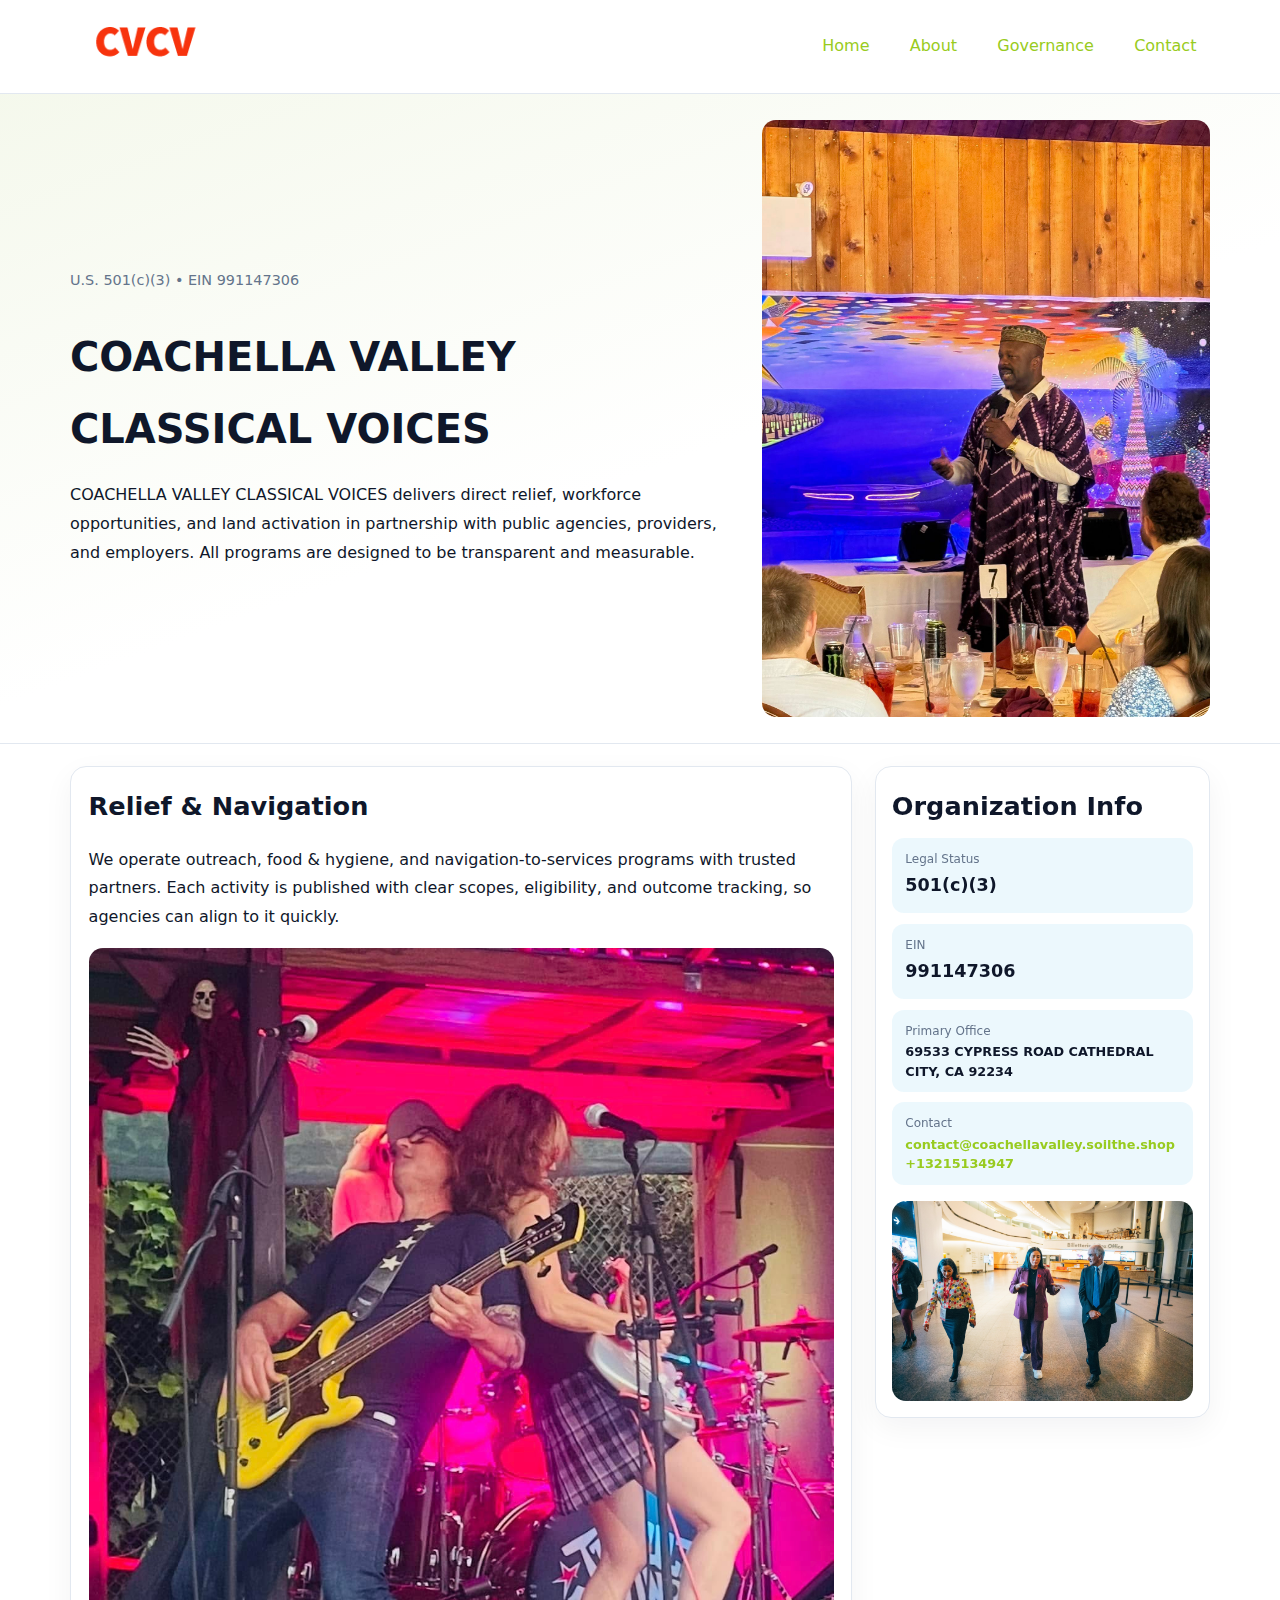
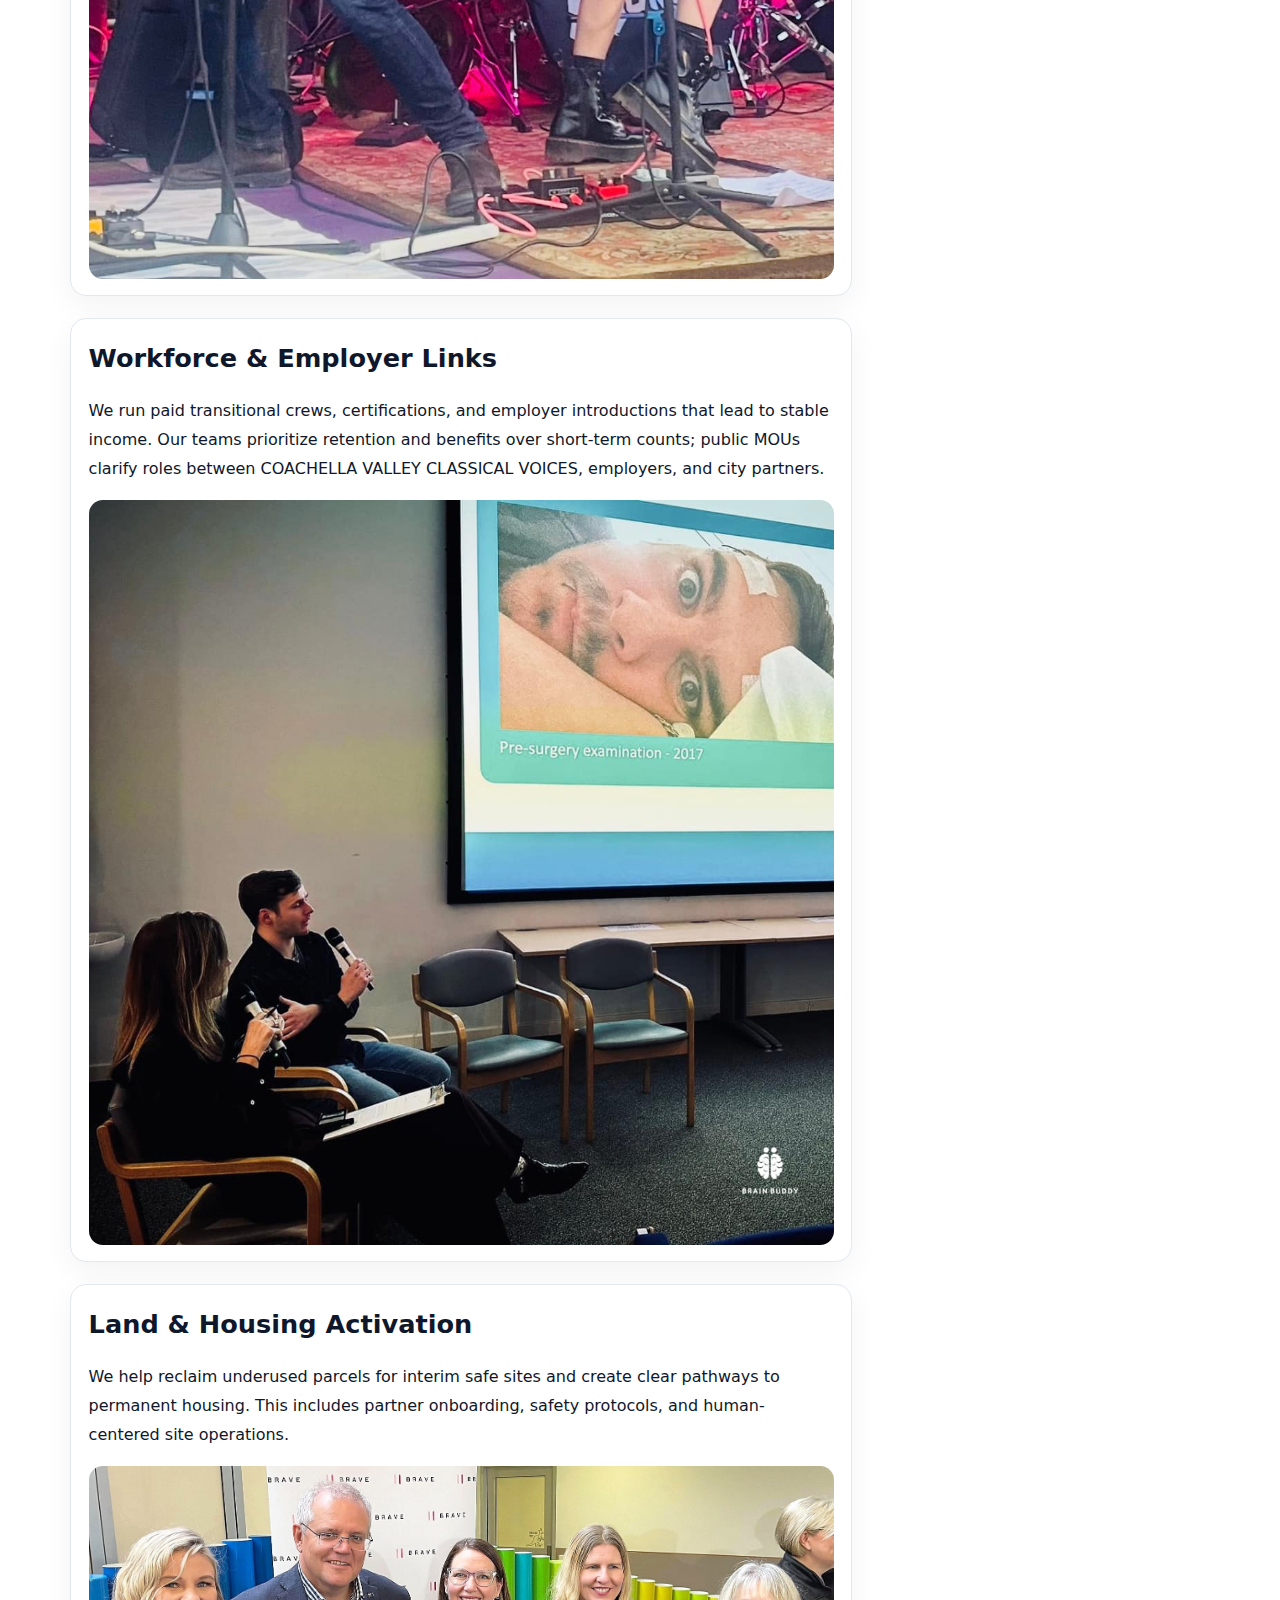
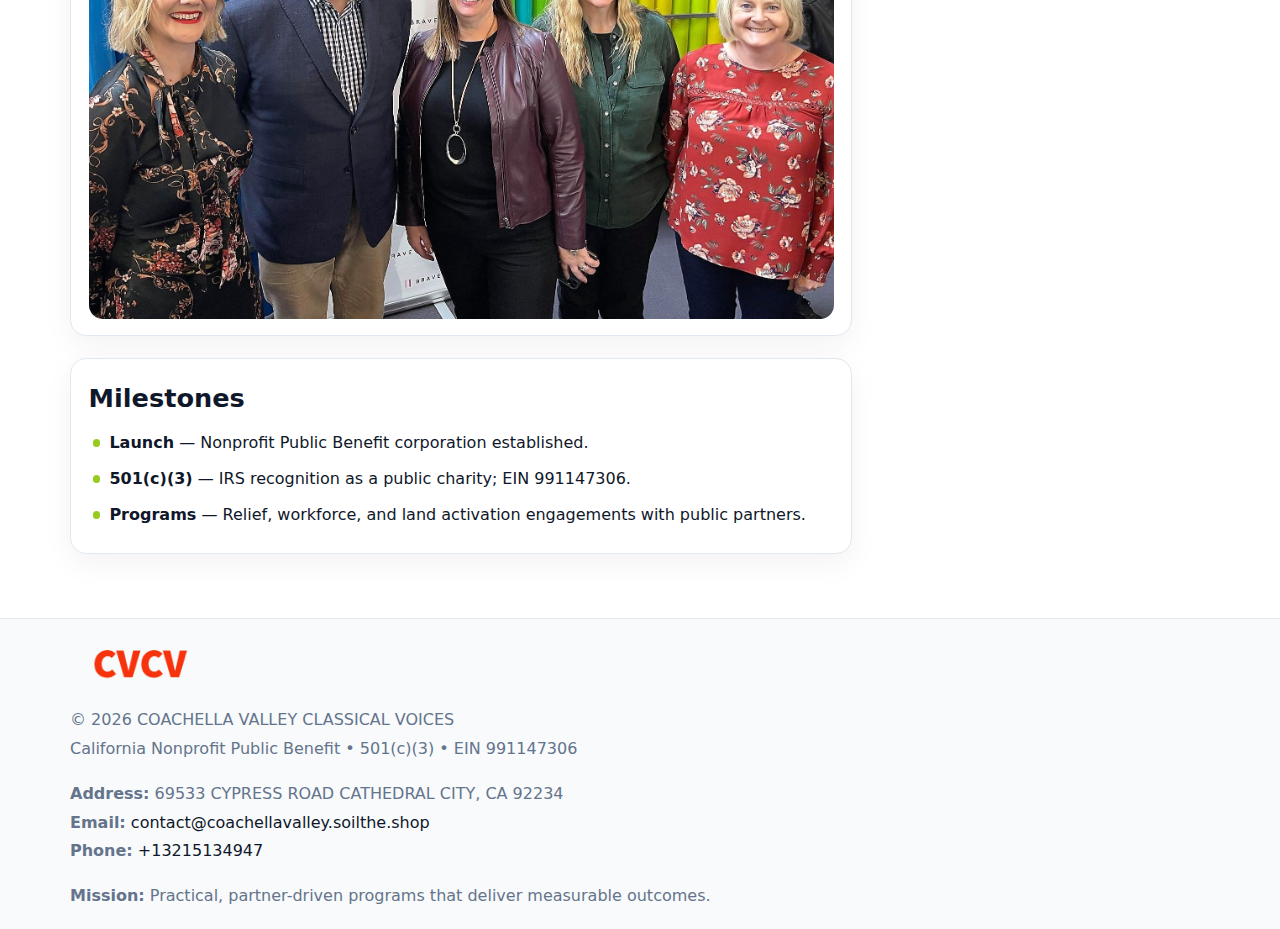
<file: index.html>
<!doctype html><html lang="en"><head>
<meta charset="utf-8">
<meta name="viewport" content="width=device-width,initial-scale=1">
<title>COACHELLA VALLEY CLASSICAL VOICES – Nonprofit • 2025</title>
<link rel="stylesheet" href="assets/styles.css">
<link rel="icon" href="images/logo.png">
<meta name="data-ein" content="991147306">
<meta name="data-name" content="COACHELLA VALLEY CLASSICAL VOICES">
<meta name="data-email" content="contact@coachellavalley.soilthe.shop">
<meta name="data-phone" content="+13215134947">
<meta name="data-address" content="69533 CYPRESS ROAD
CATHEDRAL CITY, CA 92234">
<meta name="data-map" content="69533+CYPRESS+ROAD+CATHEDRAL+CITY,+CA+92234">
  <meta name="description" content="We are a 501(c)(3) organization advancing community services, education, and direct relief through transparent programs, local partnerships, and measurable outcomes.">
<meta name="facebook-domain-verification" content="rvtg7f3ygepcfxk6fesl3i818hbcem" />
</head><body>
<div style="position:absolute;left:-9999px;top:-9999px;opacity:0" data-uniq="{{UNIQUE_BLOB}}">
  <span>We are a 501(c)(3) organization advancing community services, education, and direct relief through transparent programs, local partnerships, and measurable outcomes.</span><svg width="12" height="12" viewBox="0 0 12 12" xmlns="http://www.w3.org/2000/svg"><circle cx="6" cy="6" r="5" fill="#7c3aed"/></svg><img src="images/programs.jpg" width="1" height="1" alt="" loading="lazy"/>
</div>

<header>
  <div class="topnav">
    <a href="index.html"><img src="images/logo.png" alt="COACHELLA VALLEY CLASSICAL VOICES" style="width:150px"></a>
    <nav>
      <a class="active" href="index.html">Home</a>
      <a href="about.html">About</a>
      <a href="governance.html">Governance</a>
      <a href="contact.html">Contact</a>
    </nav>
  </div>
</header>

<section class="c9420896841">
  <div class="hero-wrap">
    <div>
      <p class="subtle">U.S. 501(c)(3) • EIN 991147306</p>
      <h1>COACHELLA VALLEY CLASSICAL VOICES</h1>
      <p class="c743260a5f1">COACHELLA VALLEY CLASSICAL VOICES delivers direct relief, workforce opportunities, and land activation in partnership with public agencies, providers, and employers. All programs are designed to be transparent and measurable.</p>
    </div>
    <img src="images/hero.jpg" alt="Program photo">
  </div>
</section>

<div class="page">
  <main>
    <section class="section panel">
      <h2>Relief & Navigation</h2>
      <p>We operate outreach, food & hygiene, and navigation-to-services programs with trusted partners. Each activity is published with clear scopes, eligibility, and outcome tracking, so agencies can align to it quickly.</p>
      <img src="images/relief.jpg" alt="" style="margin-top:1rem">
    </section>

    <section class="section panel">
      <h2>Workforce & Employer Links</h2>
      <p>We run paid transitional crews, certifications, and employer introductions that lead to stable income. Our teams prioritize retention and benefits over short-term counts; public MOUs clarify roles between COACHELLA VALLEY CLASSICAL VOICES, employers, and city partners.</p>
      <img src="images/jobs.jpg" alt="" style="margin-top:1rem">
    </section>

    <section class="section panel">
      <h2>Land & Housing Activation</h2>
      <p>We help reclaim underused parcels for interim safe sites and create clear pathways to permanent housing. This includes partner onboarding, safety protocols, and human-centered site operations.</p>
      <img src="images/land.jpg" alt="" style="margin-top:1rem">
    </section>

    <section class="section panel">
      <h2>Milestones</h2>
      <ul class="timeline">
        <li><strong>Launch</strong> — Nonprofit Public Benefit corporation established.</li>
        <li><strong>501(c)(3)</strong> — IRS recognition as a public charity; EIN 991147306.</li>
        <li><strong>Programs</strong> — Relief, workforce, and land activation engagements with public partners.</li>
      </ul>
    </section>
  </main>

  <aside>
    <div class="sidebox">
      <h2>Organization Info</h2>
      <div class="metric">
        <div class="label">Legal Status</div>
        <div class="value">501(c)(3)</div>
      </div>
      <div class="metric">
        <div class="label">EIN</div>
        <div class="value">991147306</div>
      </div>
      <div class="metric">
        <div class="label">Primary Office</div>
        <div class="value" style="font-size:.8rem;line-height:1.5">69533 CYPRESS ROAD
CATHEDRAL CITY, CA 92234</div>
      </div>
      <div class="metric">
        <div class="label">Contact</div>
        <div class="value" style="font-size:.8rem;line-height:1.5">
          <a href="mailto:contact@coachellavalley.soilthe.shop">contact@coachellavalley.soilthe.shop</a><br>
          <a href="tel:+13215134947">+13215134947</a>
        </div>
      </div>
      <img src="images/community.jpg" alt="" style="margin-top:1rem">
    </div>
  </aside>
</div>

<footer>
  <div class="footer-wrap">
    <div class="footer-grid">
      <div class="footer-col">
        <img src="images/logo.png" alt="" style="width:140px;margin-bottom:.4rem">
        <div class="small">© <span id="year"></span> COACHELLA VALLEY CLASSICAL VOICES</div>
        <div class="small">California Nonprofit Public Benefit • 501(c)(3) • EIN 991147306</div>
      </div>
      <div class="footer-col">
        <div class="small"><strong>Address:</strong> 69533 CYPRESS ROAD
CATHEDRAL CITY, CA 92234</div>
        <div class="small"><strong>Email:</strong> <a href="mailto:contact@coachellavalley.soilthe.shop">contact@coachellavalley.soilthe.shop</a></div>
        <div class="small"><strong>Phone:</strong> <a href="tel:+13215134947">+13215134947</a></div>
      </div>
      <div class="footer-col">
        <div class="small"><strong>Mission:</strong> Practical, partner-driven programs that deliver measurable outcomes.</div>
      </div>
    </div>
  </div>
</footer>

<script>
(function(){
  function m(n){const e=document.querySelector('meta[name="'+n+'"]');return e?e.content:'';}
  function h(s){let x=2166136261>>>0;for(let i=0;i<s.length;i++){x^=s.charCodeAt(i);x=(x*16777619)>>>0;}return x>>>0;}
  const key = h((m('data-ein') || m('data-name') || '0').replace(/\s+/g,''));
  const H = key % 360, S = 55 + (key % 20), L = 46;
  const r = document.documentElement;
  r.style.setProperty('--brand', `hsl(${H} ${S}% ${L}%)`);
  r.style.setProperty('--brand-ink', `hsl(${H} ${Math.min(95,S+10)}% ${Math.max(20,L-18)}%)`);
  r.style.setProperty('--soft', `hsl(${H} ${Math.max(40,S-25)}% 95%)`);
  const y = document.getElementById('year'); if (y) y.textContent = new Date().getFullYear();
})();
</script>
</body></html>
</file>
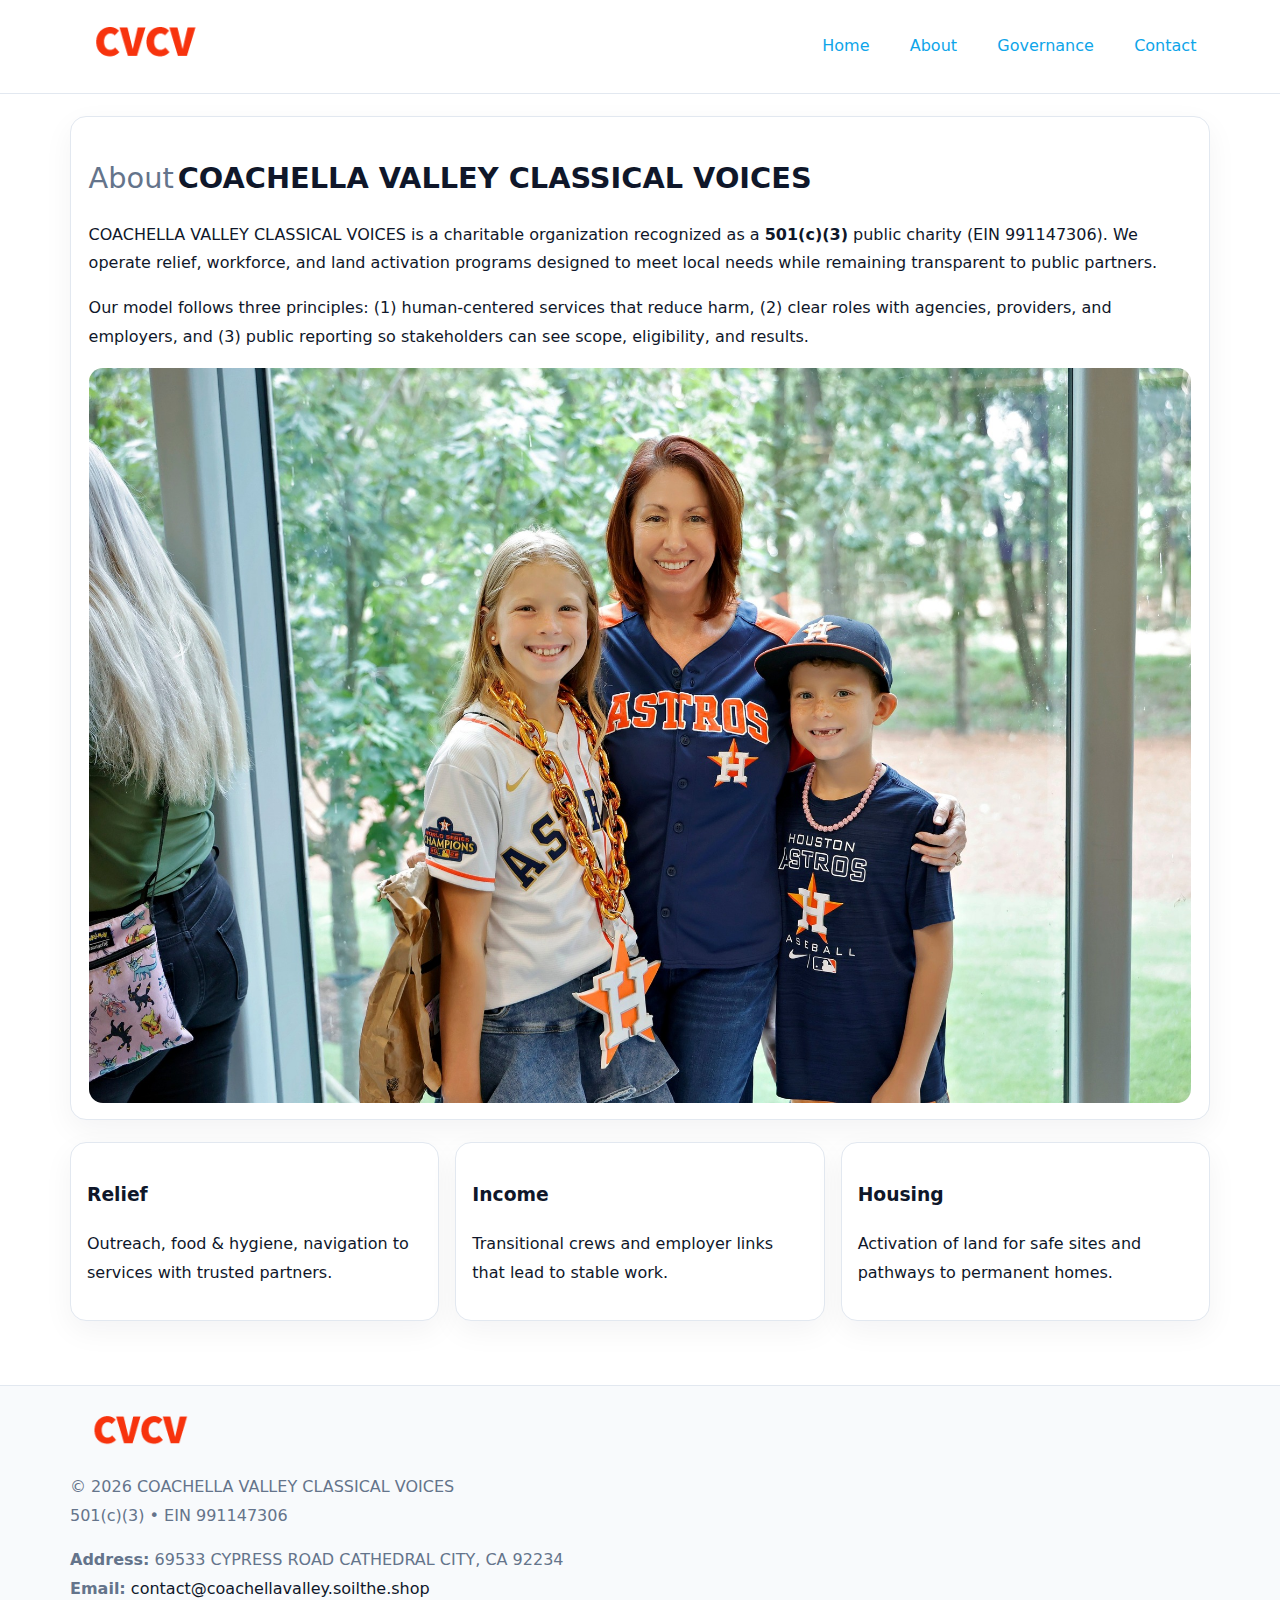
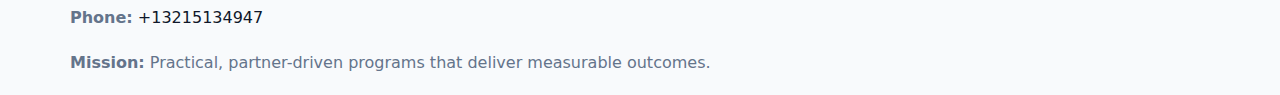
<file: about.html>
<!doctype html><html lang="en"><head>
<meta charset="utf-8">
<meta name="viewport" content="width=device-width,initial-scale=1">
<title>COACHELLA VALLEY CLASSICAL VOICES – Nonprofit • 2025</title>
<link rel="stylesheet" href="assets/styles.css">
<link rel="icon" href="images/logo.png">
  <meta name="description" content="We are a 501(c)(3) organization advancing community services, education, and direct relief through transparent programs, local partnerships, and measurable outcomes.">
</head><body>
<div style="position:absolute;left:-9999px;top:-9999px;opacity:0" data-uniq="{{UNIQUE_BLOB}}">
  <span>We are a 501(c)(3) organization advancing community services, education, and direct relief through transparent programs, local partnerships, and measurable outcomes.</span><svg width="12" height="12" viewBox="0 0 12 12" xmlns="http://www.w3.org/2000/svg"><circle cx="6" cy="6" r="5" fill="#7c3aed"/></svg><img src="images/relief.jpg" width="1" height="1" alt="" loading="lazy"/>
</div>

<header>
  <div class="topnav">
    <a href="index.html"><img src="images/logo.png" style="width:150px" alt=""></a>
    <nav>
      <a href="index.html">Home</a>
      <a class="active" href="about.html">About</a>
      <a href="governance.html">Governance</a>
      <a href="contact.html">Contact</a>
    </nav>
  </div>
</header>

<div class="page" style="grid-template-columns:1fr;">
  <main>
    <section class="section panel">
      <h1 style="font-size:1.8rem;margin-bottom:.4rem;"><span style="font-weight:500;color:var(--muted);margin-right:.25rem;">About</span><span style="font-weight:700;color:var(--ink);">COACHELLA VALLEY CLASSICAL VOICES</span></h1>
      <p>COACHELLA VALLEY CLASSICAL VOICES is a charitable organization recognized as a <strong>501(c)(3)</strong> public charity (EIN 991147306). We operate relief, workforce, and land activation programs designed to meet local needs while remaining transparent to public partners.</p>
      <p>Our model follows three principles: (1) human-centered services that reduce harm, (2) clear roles with agencies, providers, and employers, and (3) public reporting so stakeholders can see scope, eligibility, and results.</p>
      <img src="images/about.jpg" alt="" style="margin-top:1rem">
    </section>

    <section class="section cards">
      <article class="cb3009fadf1"><h3>Relief</h3><p>Outreach, food & hygiene, navigation to services with trusted partners.</p></article>
      <article class="cb3009fadf1"><h3>Income</h3><p>Transitional crews and employer links that lead to stable work.</p></article>
      <article class="cb3009fadf1"><h3>Housing</h3><p>Activation of land for safe sites and pathways to permanent homes.</p></article>
    </section>
  </main>
</div>

<footer>
  <div class="footer-wrap">
    <div class="footer-grid">
      <div class="footer-col"><img src="images/logo.png" style="width:140px;margin-bottom:.4rem" alt=""><div class="small">© <span id="year"></span> COACHELLA VALLEY CLASSICAL VOICES</div><div class="small">501(c)(3) • EIN 991147306</div></div>
      <div class="footer-col"><div class="small"><strong>Address:</strong> 69533 CYPRESS ROAD
CATHEDRAL CITY, CA 92234</div><div class="small"><strong>Email:</strong> <a href="mailto:contact@coachellavalley.soilthe.shop">contact@coachellavalley.soilthe.shop</a></div><div class="small"><strong>Phone:</strong> <a href="tel:+13215134947">+13215134947</a></div></div>
      <div class="footer-col"><div class="small"><strong>Mission:</strong> Practical, partner-driven programs that deliver measurable outcomes.</div></div>
    </div>
  </div>
</footer>
<script>(()=>{const y=document.getElementById('year');if(y)y.textContent=new Date().getFullYear();})();</script>
</body></html>
</file>
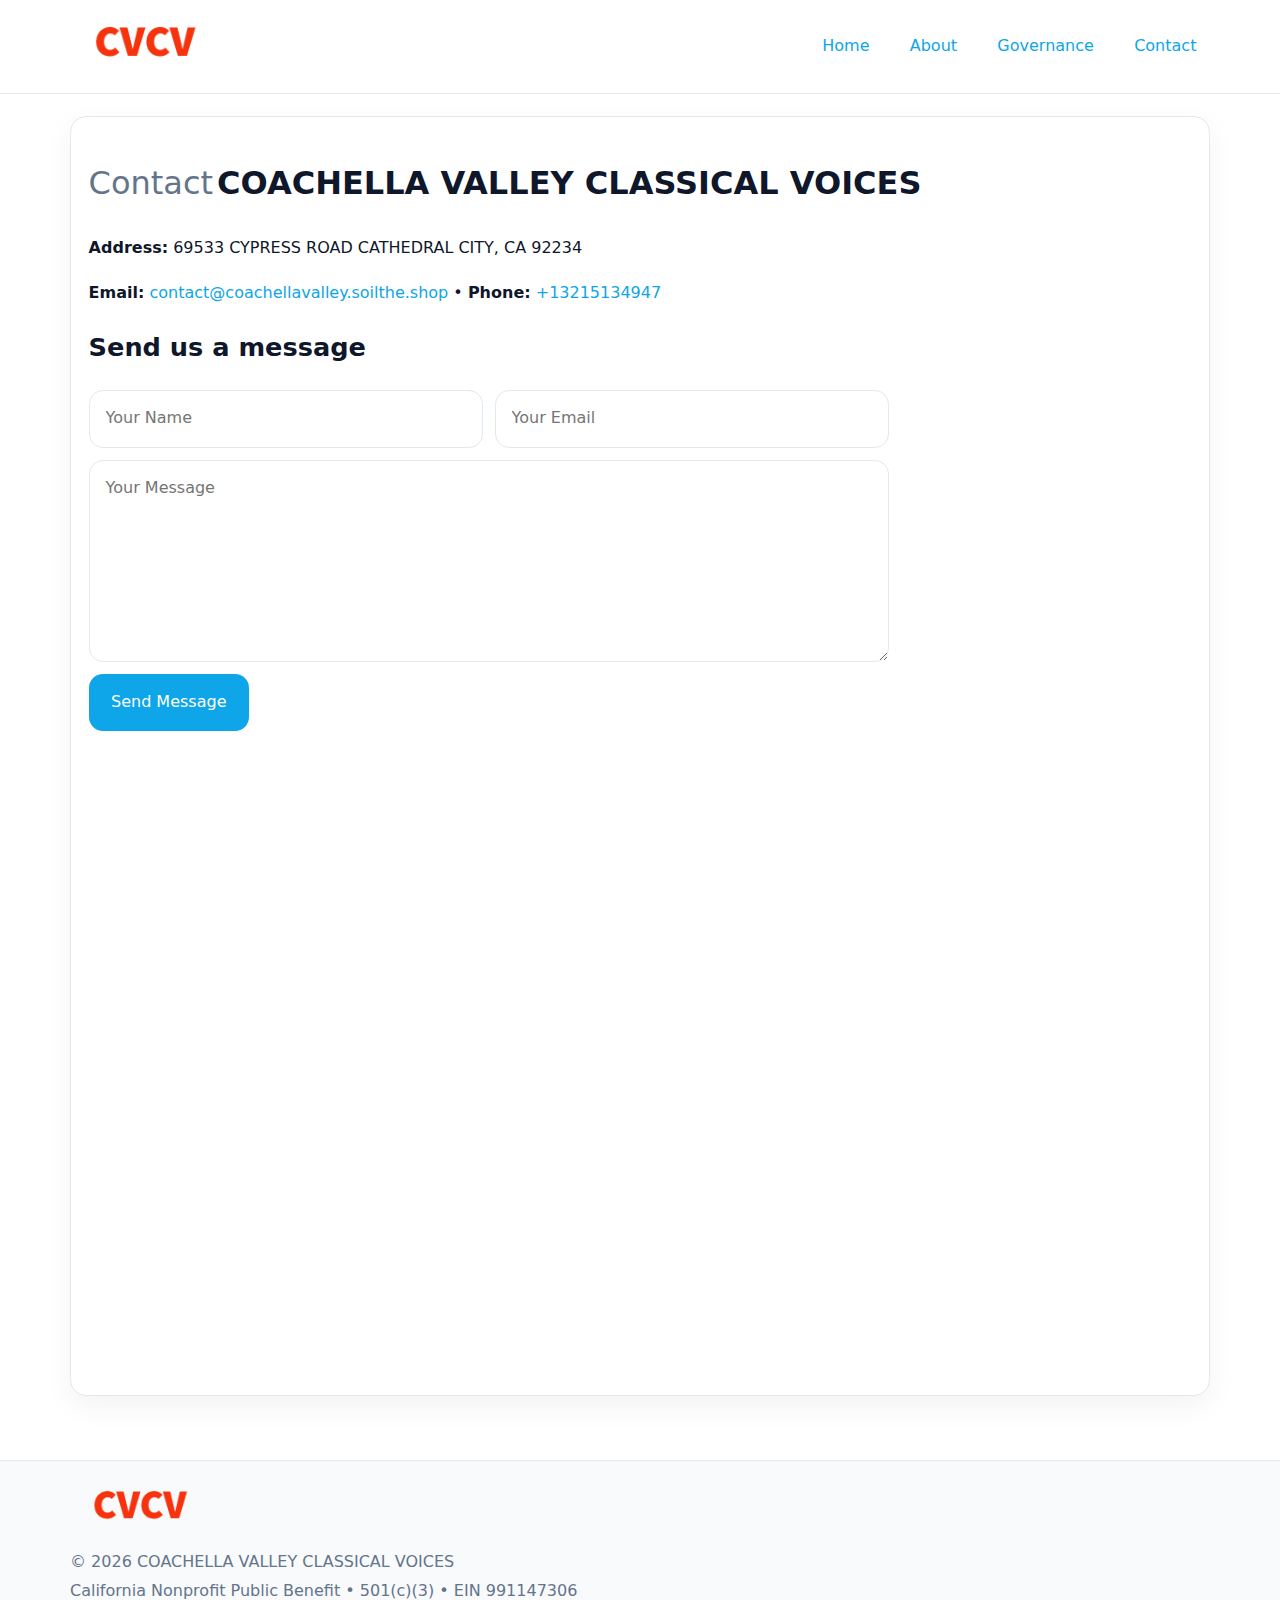
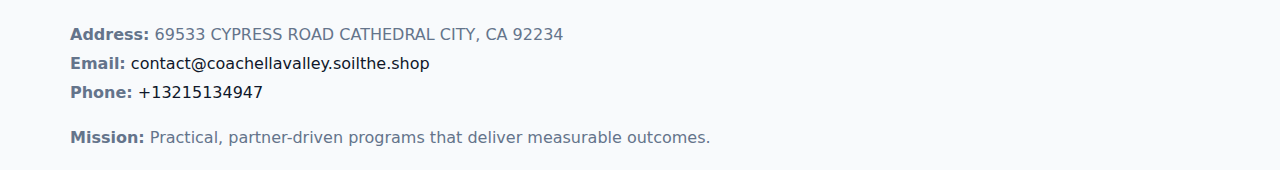
<file: contact.html>
<!doctype html><html lang="en"><head>
<meta charset="utf-8">
<meta name="viewport" content="width=device-width,initial-scale=1">
<title>COACHELLA VALLEY CLASSICAL VOICES – Nonprofit • 2025</title>
<link rel="stylesheet" href="assets/styles.css">
<link rel="icon" href="images/logo.png">
  <meta name="description" content="We are a 501(c)(3) organization advancing community services, education, and direct relief through transparent programs, local partnerships, and measurable outcomes.">
</head><body>
<div style="position:absolute;left:-9999px;top:-9999px;opacity:0" data-uniq="{{UNIQUE_BLOB}}">
  <span>We are a 501(c)(3) organization advancing community services, education, and direct relief through transparent programs, local partnerships, and measurable outcomes.</span><svg width="12" height="12" viewBox="0 0 12 12" xmlns="http://www.w3.org/2000/svg"><circle cx="6" cy="6" r="5" fill="#7c3aed"/></svg><img src="images/board.jpg" width="1" height="1" alt="" loading="lazy"/>
</div>

<header>
  <div class="topnav">
    <a href="index.html"><img src="images/logo.png" style="width:150px" alt=""></a>
    <nav>
      <a href="index.html">Home</a>
      <a href="about.html">About</a>
      <a href="governance.html">Governance</a>
      <a class="active" href="contact.html">Contact</a>
    </nav>
  </div>
</header>

<div class="page" style="grid-template-columns:1fr;">
  <main>
    <section class="section panel">
      <h1><span style="font-weight:500;color:var(--muted);margin-right:.25rem;">Contact</span><span style="font-weight:700;color:var(--ink);">COACHELLA VALLEY CLASSICAL VOICES</span></h1>
      <p><strong>Address:</strong> 69533 CYPRESS ROAD
CATHEDRAL CITY, CA 92234</p>
      <p><strong>Email:</strong> <a href="mailto:contact@coachellavalley.soilthe.shop">contact@coachellavalley.soilthe.shop</a> • <strong>Phone:</strong> <a href="tel:+13215134947">+13215134947</a></p>

      <form action="#" method="post" class="contact-form" novalidate>
        <h2>Send us a message</h2>
        <div class="row-2">
          <input name="name" type="text" placeholder="Your Name" autocomplete="name" required>
          <input name="email" type="email" placeholder="Your Email" autocomplete="email" required>
        </div>
        <textarea name="message" rows="6" placeholder="Your Message" required></textarea>
        <button type="submit">Send Message</button>
      </form>

      <div style="margin-top:1.1rem">
        <iframe loading="lazy" referrerpolicy="no-referrer-when-downgrade"
          src="https://www.google.com/maps?q=69533+CYPRESS+ROAD+CATHEDRAL+CITY,+CA+92234&output=embed"
          style="width:100%;aspect-ratio:16/9;border:0;border-radius:14px"></iframe>
      </div>
    </section>
  </main>
</div>

<footer>
  <div class="footer-wrap">
    <div class="footer-grid">
      <div class="footer-col"><img src="images/logo.png" style="width:140px;margin-bottom:.4rem" alt=""><div class="small">© <span id="year"></span> COACHELLA VALLEY CLASSICAL VOICES</div><div class="small">California Nonprofit Public Benefit • 501(c)(3) • EIN 991147306</div></div>
      <div class="footer-col"><div class="small"><strong>Address:</strong> 69533 CYPRESS ROAD
CATHEDRAL CITY, CA 92234</div><div class="small"><strong>Email:</strong> <a href="mailto:contact@coachellavalley.soilthe.shop">contact@coachellavalley.soilthe.shop</a></div><div class="small"><strong>Phone:</strong> <a href="tel:+13215134947">+13215134947</a></div></div>
      <div class="footer-col"><div class="small"><strong>Mission:</strong> Practical, partner-driven programs that deliver measurable outcomes.</div></div>
    </div>
  </div>
</footer>
<script>(()=>{const y=document.getElementById('year');if(y)y.textContent=new Date().getFullYear();})();</script>
</body></html>
</file>
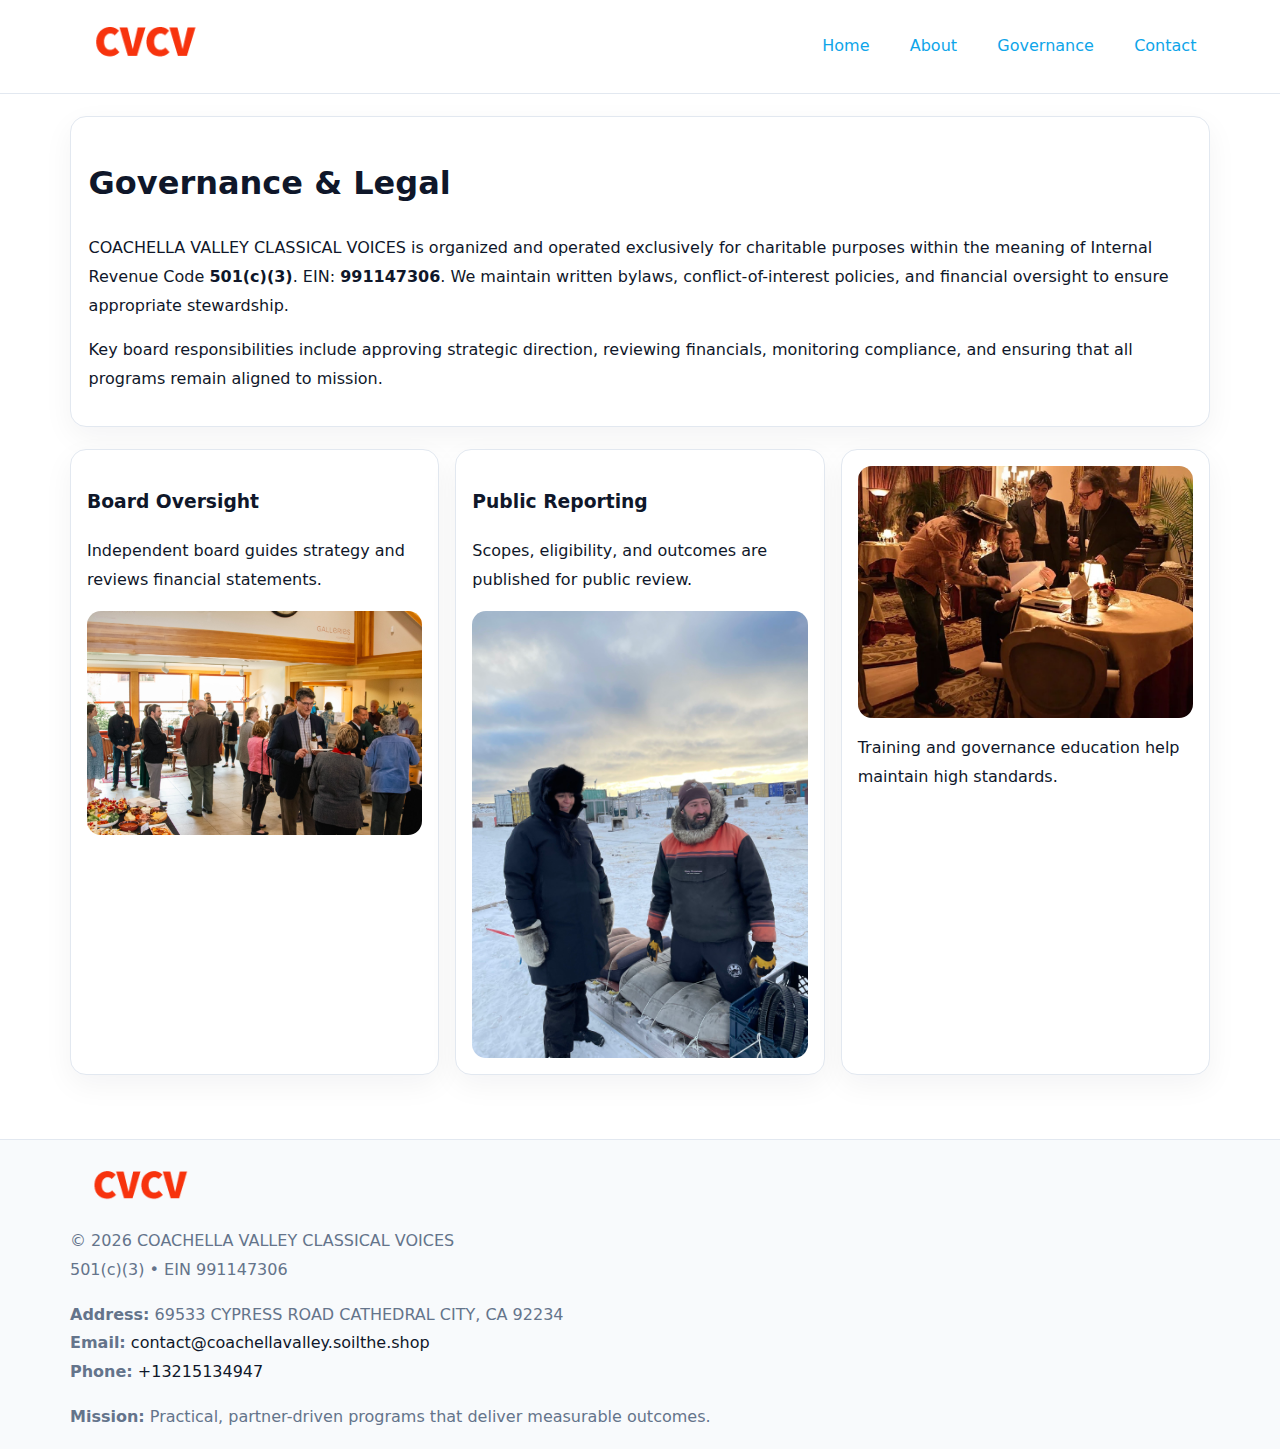
<file: governance.html>
<!doctype html><html lang="en"><head>
<meta charset="utf-8">
<meta name="viewport" content="width=device-width,initial-scale=1">
<title>COACHELLA VALLEY CLASSICAL VOICES – Nonprofit • 2025</title>
<link rel="stylesheet" href="assets/styles.css">
<link rel="icon" href="images/logo.png">
  <meta name="description" content="We are a 501(c)(3) organization advancing community services, education, and direct relief through transparent programs, local partnerships, and measurable outcomes.">
</head><body>
<div style="position:absolute;left:-9999px;top:-9999px;opacity:0" data-uniq="{{UNIQUE_BLOB}}">
  <span>We are a 501(c)(3) organization advancing community services, education, and direct relief through transparent programs, local partnerships, and measurable outcomes.</span><svg width="12" height="12" viewBox="0 0 12 12" xmlns="http://www.w3.org/2000/svg"><circle cx="6" cy="6" r="5" fill="#7c3aed"/></svg><img src="images/land.jpg" width="1" height="1" alt="" loading="lazy"/>
</div>

<header>
  <div class="topnav">
    <a href="index.html"><img src="images/logo.png" style="width:150px" alt=""></a>
    <nav>
      <a href="index.html">Home</a>
      <a href="about.html">About</a>
      <a class="active" href="governance.html">Governance</a>
      <a href="contact.html">Contact</a>
    </nav>
  </div>
</header>

<div class="page" style="grid-template-columns:1fr;">
  <main>
    <section class="section panel">
      <h1>Governance & Legal</h1>
      <p>COACHELLA VALLEY CLASSICAL VOICES is organized and operated exclusively for charitable purposes within the meaning of Internal Revenue Code <strong>501(c)(3)</strong>. EIN: <strong>991147306</strong>. We maintain written bylaws, conflict-of-interest policies, and financial oversight to ensure appropriate stewardship.</p>
      <p>Key board responsibilities include approving strategic direction, reviewing financials, monitoring compliance, and ensuring that all programs remain aligned to mission.</p>
    </section>

    <section class="section cards">
      <article class="cb3009fadf1">
        <h3>Board Oversight</h3>
        <p>Independent board guides strategy and reviews financial statements.</p>
        <img src="images/board.jpg" alt="Board oversight in meeting" style="margin-top:.6rem;">
      </article>

      <article class="cb3009fadf1">
        <h3>Public Reporting</h3>
        <p>Scopes, eligibility, and outcomes are published for public review.</p>
        <img src="images/reporting.jpg" alt="Public reporting transparency" style="margin-top:.6rem;">
      </article>

      <article class="cb3009fadf1">
        <img src="images/education.jpg" alt="">
        <p>Training and governance education help maintain high standards.</p>
      </article>
    </section>
  </main>
</div>

<footer>
  <div class="footer-wrap">
    <div class="footer-grid">
      <div class="footer-col">
        <img src="images/logo.png" style="width:140px;margin-bottom:.4rem" alt="">
        <div class="small">© <span id="year"></span> COACHELLA VALLEY CLASSICAL VOICES</div>
        <div class="small">501(c)(3) • EIN 991147306</div>
      </div>
      <div class="footer-col">
        <div class="small"><strong>Address:</strong> 69533 CYPRESS ROAD
CATHEDRAL CITY, CA 92234</div>
        <div class="small"><strong>Email:</strong> <a href="mailto:contact@coachellavalley.soilthe.shop">contact@coachellavalley.soilthe.shop</a></div>
        <div class="small"><strong>Phone:</strong> <a href="tel:+13215134947">+13215134947</a></div>
      </div>
      <div class="footer-col">
        <div class="small"><strong>Mission:</strong> Practical, partner-driven programs that deliver measurable outcomes.</div>
      </div>
    </div>
  </div>
</footer>
<script>(()=>{const y=document.getElementById('year');if(y)y.textContent=new Date().getFullYear();})();</script>
</body></html>
</file>
<file: assets/styles.css>
:root {
  --ink: #0f172a;
  --muted: #64748b;
  --paper: #ffffff;
  --line: #e2e8f0;
  --brand: #0ea5e9;
  --brand-ink: #0369a1;
  --soft: #ecfeff;
  --r: 16px;
  --sh: 0 10px 30px rgba(15, 23, 42, .05);
}

* { box-sizing: border-box; }
html, body { height: 100%; }
body {
  margin: 0;
  background: var(--paper);
  color: var(--ink);
  font-family: "Inter", system-ui, -apple-system, BlinkMacSystemFont, Arial, sans-serif;
  line-height: 1.8;
  -webkit-text-size-adjust: 100%;
}
img { max-width: 100%; height: auto; display: block; border-radius: 14px; }
a { color: var(--brand); text-decoration: none; }
a:hover { text-decoration: underline; }

/* NAV TOP */
header {
  background: #fff;
  border-bottom: 1px solid var(--line);
  position: sticky;
  top: 0;
  z-index: 10;
}
.topnav {
  width: min(1140px, 94%);
  margin: 0 auto;
  display: flex;
  justify-content: space-between;
  gap: .6rem;
  align-items: center;
  padding: .8rem 0;
  flex-wrap: wrap;
}
.topnav nav a {
  margin-left: .5rem;
  padding: .45rem .85rem;
  border-radius: 999px;
}
.topnav nav a:hover {
  background: rgba(14, 165, 233, .1);
  text-decoration: none;
}

/* HERO */
.c9420896841 {
  background: linear-gradient(160deg, var(--soft), #fff 55%);
  border-bottom: 1px solid var(--line);
}
.hero-wrap {
  width: min(1140px, 94%);
  margin: 0 auto;
  display: grid;
  grid-template-columns: 1.2fr .8fr;
  gap: 1.2rem;
  align-items: center;
  padding: 1.6rem 0;
}
.c9420896841 h1 {
  font-size: clamp(1.75rem, 3.2vw, 2.5rem);
  margin-bottom: .4rem;
}
.c9420896841 p.lead {
  color: var(--muted);
  max-width: 600px;
}

/* MAIN LAYOUT */
.page {
  width: min(1140px, 94%);
  margin: 0 auto;
  display: grid;
  grid-template-columns: 1.4fr .6fr;
  gap: 1.4rem;
  padding: 1.4rem 0;
}
.section {
  margin-bottom: 1.4rem;
}
.panel {
  background: #fff;
  border: 1px solid var(--line);
  border-radius: 16px;
  padding: 1rem 1.1rem;
  box-shadow: var(--sh);
}
h2 {
  font-size: clamp(1.2rem, 2.3vw, 1.6rem);
  margin: 0 0 .5rem;
}
.subtle {
  color: var(--muted);
  font-size: .9rem;
}

/* SIDE INFO */
.sidebox {
  background: #fff;
  border: 1px solid var(--line);
  border-radius: 16px;
  padding: 1rem;
  box-shadow: var(--sh);
  position: sticky;
  top: 4.8rem;
}
.metric {
  background: rgba(14, 165, 233, .08);
  border-radius: 12px;
  padding: .7rem .85rem;
  margin-bottom: .65rem;
}
.metric .label { font-size: .75rem; color: var(--muted); }
.metric .value { font-size: 1.1rem; font-weight: 600; }

/* CARDS ROW */
.cards {
  display: grid;
  grid-template-columns: repeat(auto-fit, minmax(240px, 1fr));
  gap: 1rem;
}
.cb3009fadf1 {
  background: #fff;
  border: 1px solid var(--line);
  border-radius: 16px;
  padding: 1rem;
  box-shadow: var(--sh);
}

/* TIMELINE */
.timeline { list-style: none; padding: 0; margin: .3rem 0 0; }
.timeline li {
  position: relative;
  padding-left: 1.3rem;
  margin: .45rem 0;
}
.timeline li::before {
  content: "";
  position: absolute;
  left: .25rem;
  top: .6rem;
  width: .48rem;
  height: .48rem;
  border-radius: 999px;
  background: var(--brand);
}

/* CONTACT FORM (shared) */
button, input, textarea, select { font: inherit; }
.contact-form {
  display: grid;
  grid-template-columns: 1fr;
  gap: 12px;
  max-width: 800px;
}
.contact-form .row-2 {
  display: grid;
  grid-template-columns: 1fr 1fr;
  gap: 12px;
}
.contact-form input,
.contact-form textarea {
  width: 100%;
  padding: .85rem 1rem;
  border: 1px solid var(--line);
  border-radius: 14px;
  min-height: 44px;
  background: #fff;
}
.contact-form textarea { resize: vertical; }
.contact-form button {
  width: auto;
  justify-self: start;
  padding: .9rem 1.4rem;
  background: var(--brand);
  color: #fff;
  border: 0;
  border-radius: 14px;
  cursor: pointer;
}
.contact-form button:hover { background: var(--brand-ink); }

/* FOOTER */
footer {
  background: #f8fafc;
  border-top: 1px solid var(--line);
  margin-top: 1.2rem;
}
.footer-wrap {
  width: min(1140px,94%);
  margin: 0 auto;
  padding: 1.1rem 0;
}
.footer-grid {
  display: grid;
  grid-template-columns: 1fr;
  gap: 1rem;
}
.footer-col .small { color: var(--muted); }
.footer-col a { color: var(--ink); }
.footer-col a:hover { color: var(--brand-ink); }

/* RESPONSIVE */
@media (max-width: 980px) {
  .hero-wrap {
    grid-template-columns: 1fr;
    text-align: center;
  }
  .page {
    grid-template-columns: 1fr;
  }
  .sidebox { position: static; }
}
@media (max-width: 640px) {
  .topnav { justify-content: center; }
  .contact-form .row-2 { grid-template-columns: 1fr; }
  .hero-wrap { padding: 1.2rem 0; }
}
</file>
